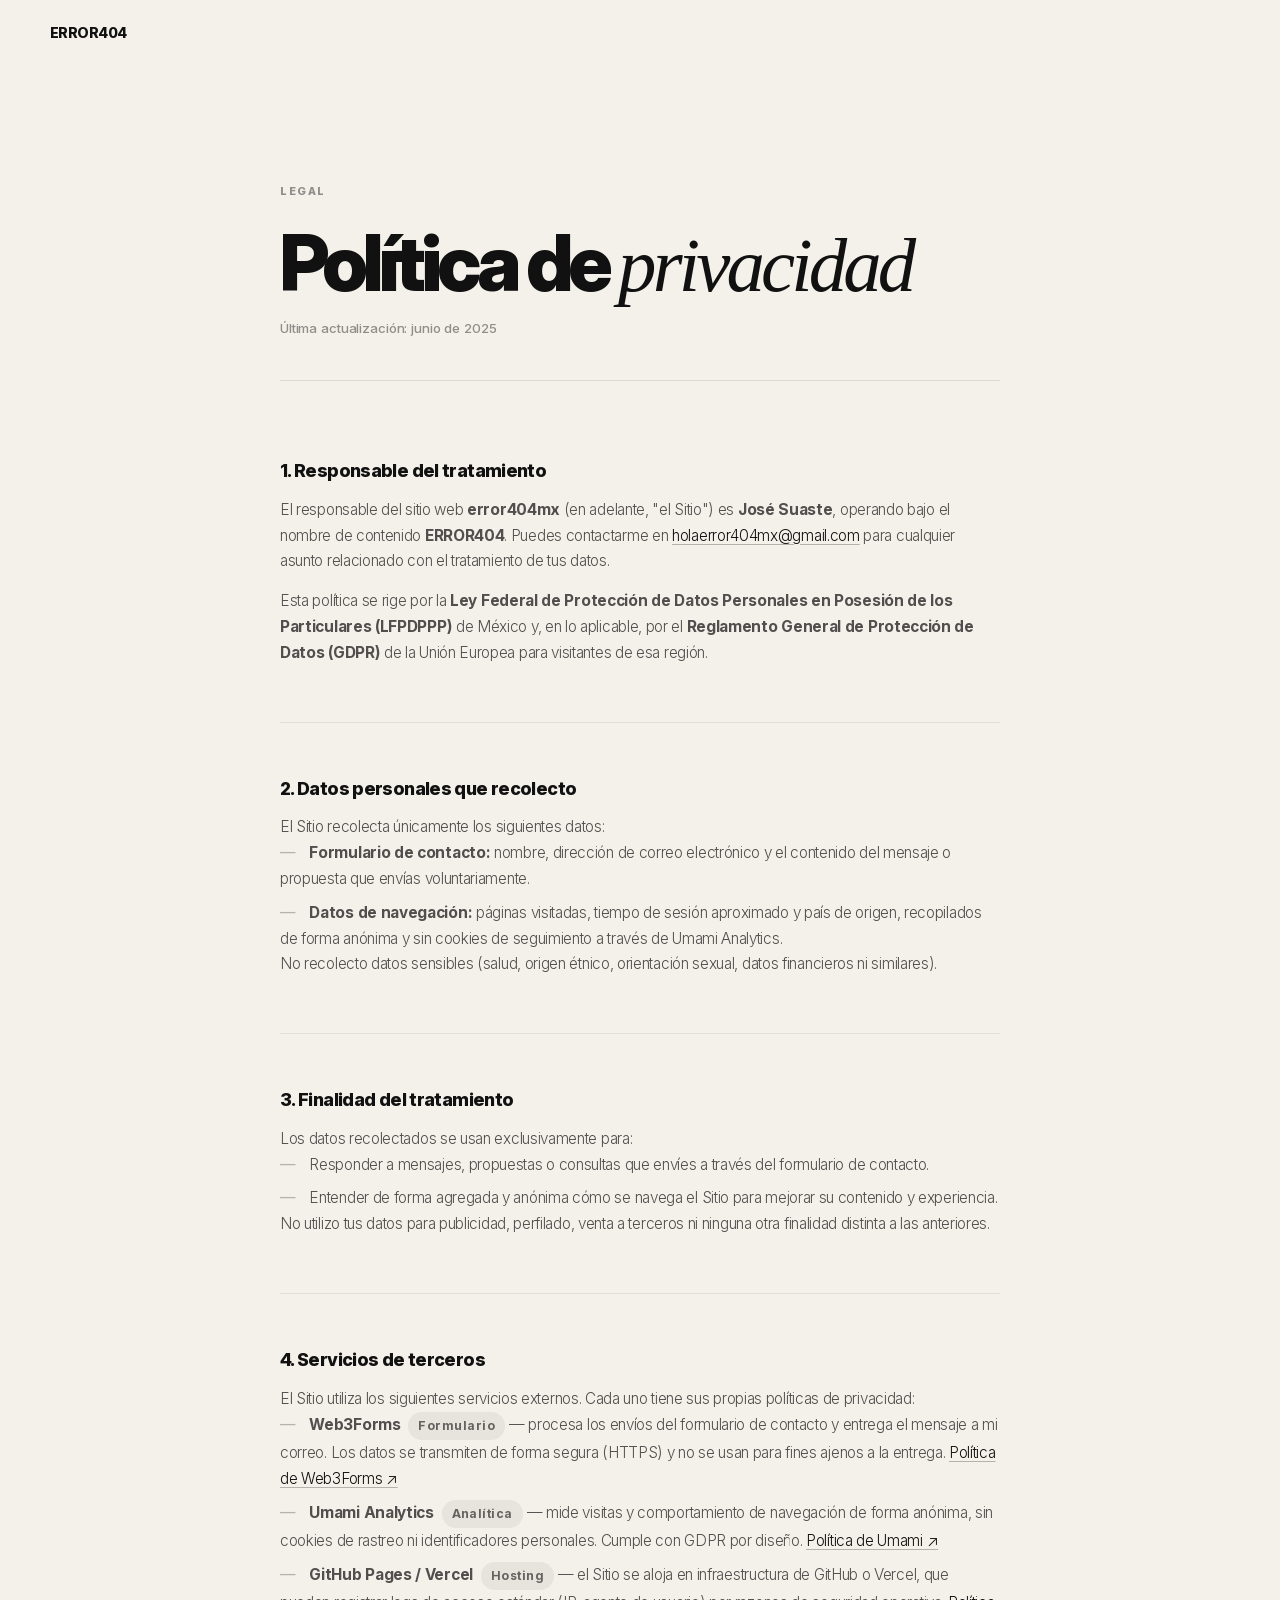
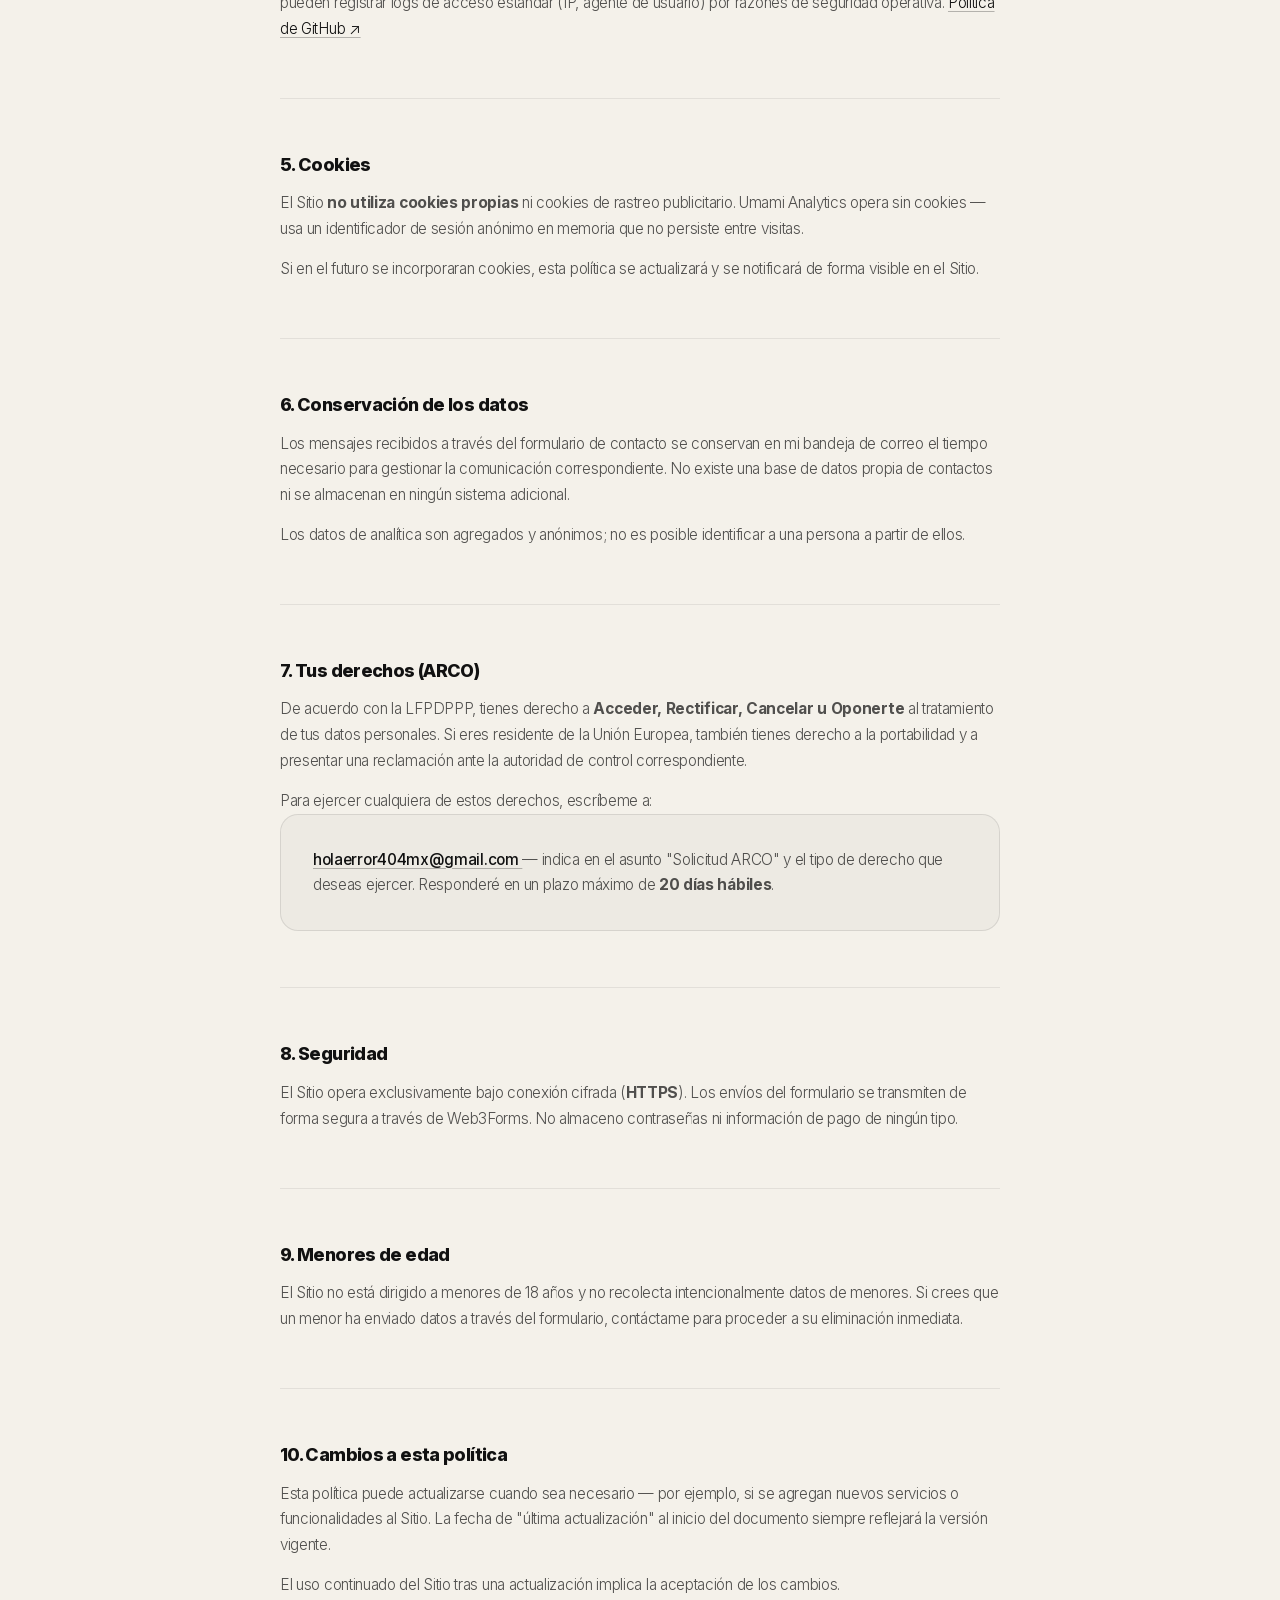
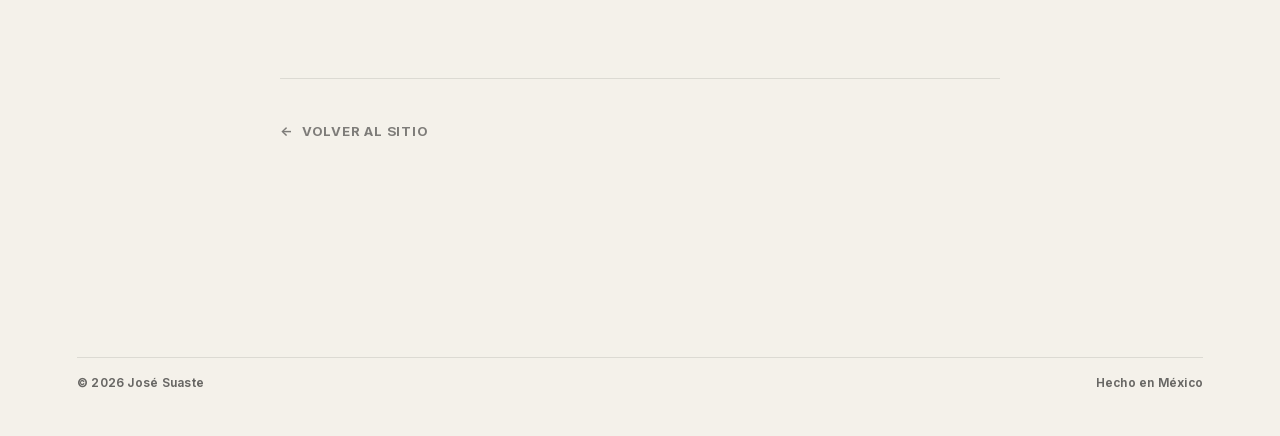
<file: privacidad.html>
<!DOCTYPE html>
<html lang="es">
<head>
    <meta charset="UTF-8">
    <meta name="viewport" content="width=device-width, initial-scale=1.0, maximum-scale=5.0, viewport-fit=cover">
    <title>Política de Privacidad — ERROR404</title>
    <meta name="description" content="Política de privacidad del sitio web ERROR404 de José Suaste.">
    <meta name="author" content="José Suaste">
    <meta name="robots" content="noindex, follow">

    <script defer src="https://cloud.umami.is/script.js" data-website-id="7d243bf9-5a94-4c25-9371-e60236ca9366"></script>

    <link rel="canonical" href="https://josesuaste.github.io/privacidad.html">

    <link rel="icon" type="image/png" href="images/favicon/favicon-96x96.png" sizes="96x96">
    <link rel="icon" type="image/svg+xml" href="images/favicon/favicon.svg">
    <link rel="shortcut icon" href="images/favicon/favicon.ico">
    <link rel="apple-touch-icon" sizes="180x180" href="images/favicon/apple-touch-icon.png">
    <meta name="apple-mobile-web-app-title" content="ERROR404">

    <link rel="preload" href="fonts/InterVariable.woff2" as="font" type="font/woff2" crossorigin>

    <link rel="stylesheet" href="css/main.css">

    <style>
        /* ════════════════════════════════════════════════════════════
           PRIVACIDAD — layout editorial de página interna
           ════════════════════════════════════════════════════════════ */

        .privacy-page {
            background: var(--cream);
            color: var(--dark);
            min-height: 100vh;
            padding: clamp(120px, 14vw, 180px) var(--pad-x) clamp(80px, 10vw, 140px);
        }

        .privacy-inner {
            width: min(100%, 720px);
            margin: 0 auto;
        }

        /* Kicker */

        .privacy-kicker {
            display: inline-block;
            font-family: var(--font-sans);
            font-size: clamp(0.68rem, 0.75vw, 0.78rem);
            font-weight: 800;
            line-height: 1;
            letter-spacing: 0.14em;
            text-transform: uppercase;
            color: rgba(17, 17, 17, 0.44);
            margin-bottom: clamp(20px, 3vw, 32px);
        }

        /* Título */

        .privacy-title {
            font-family: var(--font-sans);
            font-size: clamp(2.4rem, 6vw, 4.8rem);
            font-weight: 850;
            line-height: 0.9;
            letter-spacing: -0.065em;
            color: var(--dark);
            margin: 0 0 clamp(12px, 2vw, 20px);
        }

        .privacy-title em {
            font-family: var(--font-serif);
            font-weight: 300;
            font-style: italic;
            letter-spacing: -0.05em;
        }

        /* Fecha */

        .privacy-date {
            display: block;
            font-family: var(--font-sans);
            font-size: 0.82rem;
            font-weight: 500;
            letter-spacing: -0.01em;
            color: rgba(17, 17, 17, 0.44);
            margin-bottom: clamp(48px, 7vw, 80px);
            padding-bottom: clamp(28px, 4vw, 44px);
            border-bottom: 1px solid rgba(17, 17, 17, 0.1);
        }

        /* Cuerpo */

        .privacy-body {
            display: flex;
            flex-direction: column;
            gap: clamp(36px, 5vw, 56px);
        }

        .privacy-block h2 {
            font-family: var(--font-sans);
            font-size: clamp(1rem, 1.4vw, 1.18rem);
            font-weight: 800;
            line-height: 1.1;
            letter-spacing: -0.035em;
            color: var(--dark);
            margin: 0 0 clamp(10px, 1.5vw, 16px);
        }

        .privacy-block p,
        .privacy-block li {
            font-family: var(--font-sans);
            font-size: clamp(0.96rem, 1.1vw, 1.05rem);
            font-weight: 300;
            line-height: 1.68;
            letter-spacing: -0.02em;
            color: rgba(17, 17, 17, 0.72);
            margin: 0;
        }

        .privacy-block p + p {
            margin-top: 14px;
        }

        .privacy-block ul {
            list-style: none;
            margin: 0;
            padding: 0;
            display: flex;
            flex-direction: column;
            gap: 8px;
        }

        .privacy-block li::before {
            content: "—";
            margin-right: 10px;
            color: rgba(17, 17, 17, 0.28);
            font-weight: 400;
        }

        .privacy-block a {
            color: var(--dark);
            text-decoration: underline;
            text-decoration-color: rgba(17, 17, 17, 0.28);
            text-underline-offset: 3px;
            transition: text-decoration-color var(--t-fast) var(--ease-out);
        }

        .privacy-block a:hover {
            text-decoration-color: var(--dark);
        }

        /* Divisor */

        .privacy-divider {
            width: 100%;
            height: 1px;
            background: rgba(17, 17, 17, 0.08);
            border: none;
            margin: 0;
        }

        /* Tag de servicio */

        .service-tag {
            display: inline-flex;
            align-items: center;
            gap: 6px;
            padding: 4px 10px;
            border-radius: 999px;
            background: rgba(17, 17, 17, 0.06);
            font-size: 0.76rem;
            font-weight: 700;
            letter-spacing: 0.04em;
            color: rgba(17, 17, 17, 0.62);
            white-space: nowrap;
            vertical-align: middle;
            margin-left: 4px;
        }

        /* Bloque de contacto destacado */

        .privacy-contact-block {
            padding: clamp(22px, 3vw, 32px);
            border-radius: 18px;
            border: 1px solid rgba(17, 17, 17, 0.1);
            background: rgba(17, 17, 17, 0.028);
        }

        .privacy-contact-block p {
            margin: 0;
        }

        .privacy-contact-block a {
            font-weight: 500;
        }

        /* Back link */

        .privacy-back {
            display: inline-flex;
            align-items: center;
            gap: 8px;
            margin-top: clamp(48px, 7vw, 80px);
            padding-top: clamp(28px, 4vw, 44px);
            border-top: 1px solid rgba(17, 17, 17, 0.1);
            width: 100%;

            font-family: var(--font-sans);
            font-size: 0.82rem;
            font-weight: 700;
            letter-spacing: 0.06em;
            text-transform: uppercase;
            text-decoration: none;
            color: rgba(17, 17, 17, 0.52);

            transition:
                color var(--t-fast) var(--ease-out),
                gap var(--t-fast) var(--ease-out);
        }

        .privacy-back:hover {
            color: var(--dark);
            gap: 14px;
        }

        /* Responsive */

        @media (max-width: 680px) {
            .privacy-page {
                padding-top: 100px;
            }
        }

        @media (prefers-reduced-motion: reduce) {
            .privacy-back,
            .privacy-block a {
                transition: none;
            }
        }
    </style>
</head>

<body>

<a class="skip-link" href="#privacy-content">Saltar al contenido</a>

<div id="app">

<!-- Navbar mínimo — solo logo y botón de regreso -->
<nav class="navbar" aria-label="Navegación">
    <a class="navbar-logo" href="/" aria-label="Volver al inicio — ERROR404">
        ERROR404
    </a>
</nav>

<main id="privacy-content" class="privacy-page">
    <div class="privacy-inner">

        <span class="privacy-kicker">Legal</span>

        <h1 class="privacy-title">
            Política de <em>privacidad</em>
        </h1>

        <span class="privacy-date">
            Última actualización: junio de 2025
        </span>

        <div class="privacy-body">

            <!-- 1. Responsable -->
            <div class="privacy-block">
                <h2>1. Responsable del tratamiento</h2>
                <p>
                    El responsable del sitio web <strong>error404mx</strong>
                    (en adelante, "el Sitio") es <strong>José Suaste</strong>,
                    operando bajo el nombre de contenido <strong>ERROR404</strong>.
                    Puedes contactarme en
                    <a href="mailto:holaerror404mx@gmail.com">holaerror404mx@gmail.com</a>
                    para cualquier asunto relacionado con el tratamiento de tus datos.
                </p>
                <p>
                    Esta política se rige por la
                    <strong>Ley Federal de Protección de Datos Personales
                    en Posesión de los Particulares (LFPDPPP)</strong> de México
                    y, en lo aplicable, por el
                    <strong>Reglamento General de Protección de Datos (GDPR)</strong>
                    de la Unión Europea para visitantes de esa región.
                </p>
            </div>

            <hr class="privacy-divider">

            <!-- 2. Datos que recolecto -->
            <div class="privacy-block">
                <h2>2. Datos personales que recolecto</h2>
                <p>El Sitio recolecta únicamente los siguientes datos:</p>
                <ul>
                    <li>
                        <strong>Formulario de contacto:</strong> nombre, dirección
                        de correo electrónico y el contenido del mensaje o propuesta
                        que envías voluntariamente.
                    </li>
                    <li>
                        <strong>Datos de navegación:</strong> páginas visitadas,
                        tiempo de sesión aproximado y país de origen, recopilados
                        de forma anónima y sin cookies de seguimiento a través de
                        Umami Analytics.
                    </li>
                </ul>
                <p>
                    No recolecto datos sensibles (salud, origen étnico, orientación
                    sexual, datos financieros ni similares).
                </p>
            </div>

            <hr class="privacy-divider">

            <!-- 3. Finalidad -->
            <div class="privacy-block">
                <h2>3. Finalidad del tratamiento</h2>
                <p>Los datos recolectados se usan exclusivamente para:</p>
                <ul>
                    <li>
                        Responder a mensajes, propuestas o consultas que envíes
                        a través del formulario de contacto.
                    </li>
                    <li>
                        Entender de forma agregada y anónima cómo se navega el
                        Sitio para mejorar su contenido y experiencia.
                    </li>
                </ul>
                <p>
                    No utilizo tus datos para publicidad, perfilado, venta a
                    terceros ni ninguna otra finalidad distinta a las anteriores.
                </p>
            </div>

            <hr class="privacy-divider">

            <!-- 4. Terceros -->
            <div class="privacy-block">
                <h2>4. Servicios de terceros</h2>
                <p>
                    El Sitio utiliza los siguientes servicios externos. Cada uno
                    tiene sus propias políticas de privacidad:
                </p>

                <ul>
                    <li>
                        <strong>Web3Forms</strong>
                        <span class="service-tag">Formulario</span>
                        — procesa los envíos del formulario de contacto y entrega
                        el mensaje a mi correo. Los datos se transmiten de forma
                        segura (HTTPS) y no se usan para fines ajenos a la entrega.
                        <a
                            href="https://web3forms.com/privacy"
                            target="_blank"
                            rel="noopener noreferrer"
                        >Política de Web3Forms ↗</a>
                    </li>
                    <li>
                        <strong>Umami Analytics</strong>
                        <span class="service-tag">Analítica</span>
                        — mide visitas y comportamiento de navegación de forma
                        anónima, sin cookies de rastreo ni identificadores
                        personales. Cumple con GDPR por diseño.
                        <a
                            href="https://umami.is/privacy"
                            target="_blank"
                            rel="noopener noreferrer"
                        >Política de Umami ↗</a>
                    </li>
                    <li>
                        <strong>GitHub Pages / Vercel</strong>
                        <span class="service-tag">Hosting</span>
                        — el Sitio se aloja en infraestructura de GitHub o Vercel,
                        que pueden registrar logs de acceso estándar (IP, agente
                        de usuario) por razones de seguridad operativa.
                        <a
                            href="https://docs.github.com/en/site-policy/privacy-policies/github-general-privacy-statement"
                            target="_blank"
                            rel="noopener noreferrer"
                        >Política de GitHub ↗</a>
                    </li>
                </ul>
            </div>

            <hr class="privacy-divider">

            <!-- 5. Cookies -->
            <div class="privacy-block">
                <h2>5. Cookies</h2>
                <p>
                    El Sitio <strong>no utiliza cookies propias</strong> ni
                    cookies de rastreo publicitario. Umami Analytics opera sin
                    cookies — usa un identificador de sesión anónimo en memoria
                    que no persiste entre visitas.
                </p>
                <p>
                    Si en el futuro se incorporaran cookies, esta política se
                    actualizará y se notificará de forma visible en el Sitio.
                </p>
            </div>

            <hr class="privacy-divider">

            <!-- 6. Conservación -->
            <div class="privacy-block">
                <h2>6. Conservación de los datos</h2>
                <p>
                    Los mensajes recibidos a través del formulario de contacto
                    se conservan en mi bandeja de correo el tiempo necesario para
                    gestionar la comunicación correspondiente. No existe una base
                    de datos propia de contactos ni se almacenan en ningún sistema
                    adicional.
                </p>
                <p>
                    Los datos de analítica son agregados y anónimos; no es
                    posible identificar a una persona a partir de ellos.
                </p>
            </div>

            <hr class="privacy-divider">

            <!-- 7. Derechos -->
            <div class="privacy-block">
                <h2>7. Tus derechos (ARCO)</h2>
                <p>
                    De acuerdo con la LFPDPPP, tienes derecho a
                    <strong>Acceder, Rectificar, Cancelar u Oponerte</strong>
                    al tratamiento de tus datos personales. Si eres residente
                    de la Unión Europea, también tienes derecho a la portabilidad
                    y a presentar una reclamación ante la autoridad de control
                    correspondiente.
                </p>
                <p>
                    Para ejercer cualquiera de estos derechos, escríbeme a:
                </p>
                <div class="privacy-contact-block">
                    <p>
                        <a href="mailto:holaerror404mx@gmail.com">
                            holaerror404mx@gmail.com
                        </a>
                        — indica en el asunto "Solicitud ARCO" y el tipo de
                        derecho que deseas ejercer. Responderé en un plazo
                        máximo de <strong>20 días hábiles</strong>.
                    </p>
                </div>
            </div>

            <hr class="privacy-divider">

            <!-- 8. Seguridad -->
            <div class="privacy-block">
                <h2>8. Seguridad</h2>
                <p>
                    El Sitio opera exclusivamente bajo conexión cifrada
                    (<strong>HTTPS</strong>). Los envíos del formulario se
                    transmiten de forma segura a través de Web3Forms. No
                    almaceno contraseñas ni información de pago de ningún tipo.
                </p>
            </div>

            <hr class="privacy-divider">

            <!-- 9. Menores -->
            <div class="privacy-block">
                <h2>9. Menores de edad</h2>
                <p>
                    El Sitio no está dirigido a menores de 18 años y no recolecta
                    intencionalmente datos de menores. Si crees que un menor ha
                    enviado datos a través del formulario, contáctame para
                    proceder a su eliminación inmediata.
                </p>
            </div>

            <hr class="privacy-divider">

            <!-- 10. Cambios -->
            <div class="privacy-block">
                <h2>10. Cambios a esta política</h2>
                <p>
                    Esta política puede actualizarse cuando sea necesario —
                    por ejemplo, si se agregan nuevos servicios o funcionalidades
                    al Sitio. La fecha de "última actualización" al inicio del
                    documento siempre reflejará la versión vigente.
                </p>
                <p>
                    El uso continuado del Sitio tras una actualización implica
                    la aceptación de los cambios.
                </p>
            </div>

        </div><!-- /.privacy-body -->

        <a class="privacy-back" href="/">
            <span aria-hidden="true">←</span>
            Volver al sitio
        </a>

    </div><!-- /.privacy-inner -->
</main>

<!-- Footer mínimo -->
<footer class="site-footer" role="contentinfo">
    <div class="footer-bar" style="border-top: 1px solid rgba(17,17,17,0.1); padding-top: 20px; width: min(100%, 1180px); margin: 0 auto;">
        <span>© <span id="current-year">2025</span> José Suaste</span>
        <span>Hecho en México</span>
    </div>
</footer>

</div><!-- /#app -->

<script>
    document.getElementById('current-year').textContent = new Date().getFullYear();
</script>

</body>
</html>
</file>
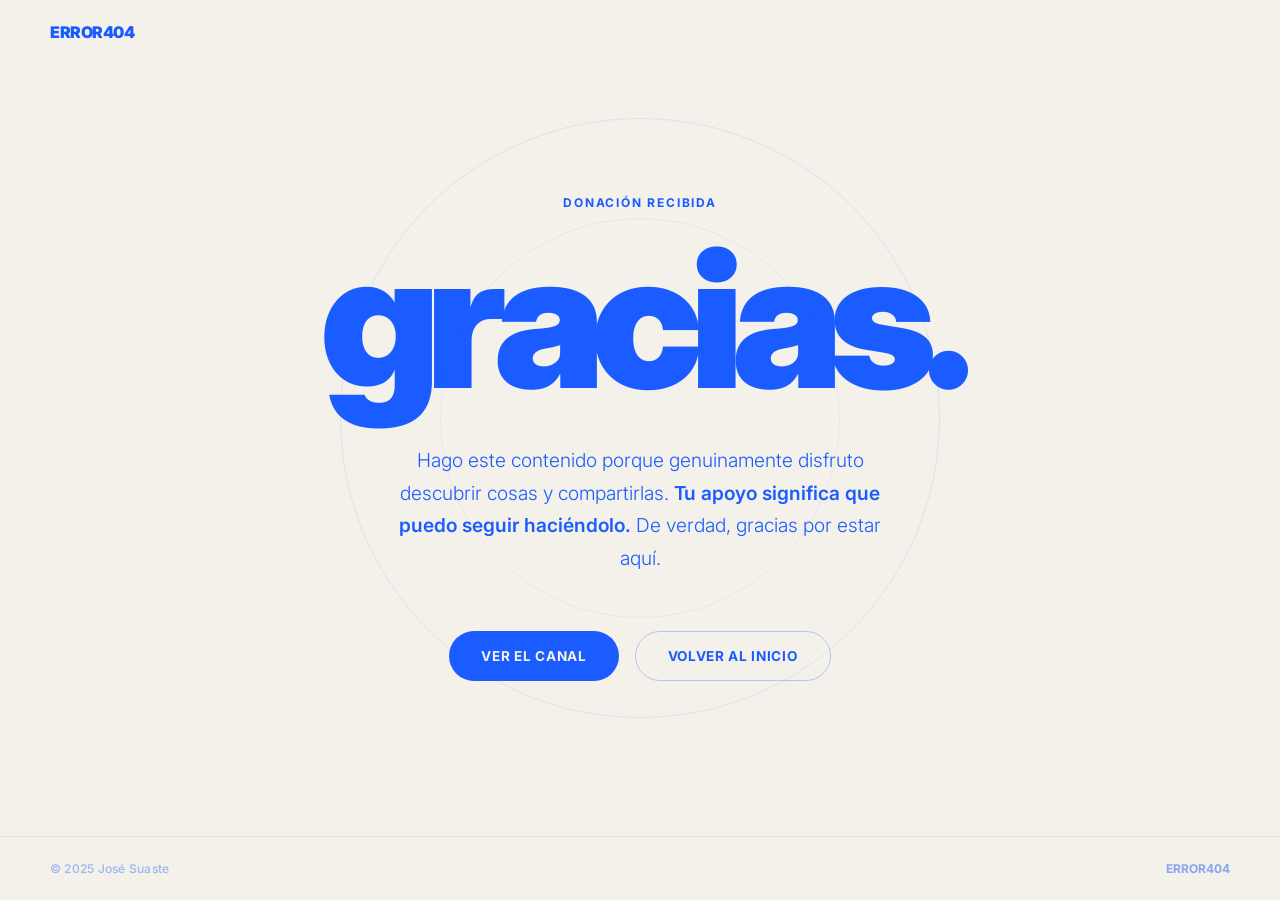
<file: gracias/gracias.html>
<!DOCTYPE html>
<html lang="es">
<head>
    <meta charset="UTF-8">
    <meta name="viewport" content="width=device-width, initial-scale=1.0, viewport-fit=cover">
    <title>Gracias — ERROR404</title>
    <meta name="robots" content="noindex, nofollow">
    <link rel="icon" type="image/svg+xml" href="images/favicon/hojas.svg">
    <link rel="apple-touch-icon" href="images/favicon/favicon.png">
    <link rel="preconnect" href="https://fonts.googleapis.com">
    <link rel="preconnect" href="https://fonts.gstatic.com" crossorigin>
    <link rel="stylesheet" href="https://fonts.googleapis.com/css2?family=Inter:wght@300;500;600;700;900&display=swap">
    <style>
        :root {
            --bg-cream: #f4f1ea;
            --blue: #1a5cff;
            --blue-muted: rgba(26, 92, 255, 0.12);
        }

        *, *::before, *::after { box-sizing: border-box; margin: 0; padding: 0; }

        html, body {
            height: 100%;
            overflow-x: hidden;
            max-width: 100%;
        }

        body {
            font-family: 'Inter', sans-serif;
            background-color: var(--bg-cream);
            color: var(--blue);
            min-height: 100svh;
            display: flex;
            flex-direction: column;
        }

        /* ── Navbar ── */
        .navbar {
            position: fixed;
            top: 0;
            left: 0;
            width: 100%;
            height: 64px;
            display: flex;
            align-items: center;
            padding: 0 50px;
            z-index: 100;
            background-color: transparent;
            transition: background-color 0.3s ease, backdrop-filter 0.3s ease;
        }

        .navbar.scrolled {
            background-color: rgba(244, 241, 234, 0.85);
            backdrop-filter: blur(12px);
            -webkit-backdrop-filter: blur(12px);
        }

        .logo {
            font-weight: 900;
            font-size: 1rem;
            letter-spacing: -0.03em;
            color: var(--blue);
            text-decoration: none;
        }

        /* ── Main ── */
        main {
            flex: 1;
            display: flex;
            flex-direction: column;
            align-items: center;
            justify-content: center;
            padding: 120px 5% 80px;
            text-align: center;
            position: relative;
            overflow: hidden;
        }

        /* Círculo decorativo de fondo */
        main::before {
            content: '';
            position: absolute;
            width: min(600px, 90vw);
            height: min(600px, 90vw);
            border-radius: 50%;
            border: 1.5px solid rgba(26, 92, 255, 0.1);
            top: 50%;
            left: 50%;
            transform: translate(-50%, -50%);
            pointer-events: none;
        }

        main::after {
            content: '';
            position: absolute;
            width: min(400px, 60vw);
            height: min(400px, 60vw);
            border-radius: 50%;
            border: 1.5px solid rgba(26, 92, 255, 0.07);
            top: 50%;
            left: 50%;
            transform: translate(-50%, -50%);
            pointer-events: none;
        }

        /* ── Contenido ── */
        .thanks-label {
            font-size: 0.75rem;
            font-weight: 700;
            letter-spacing: 0.15em;
            text-transform: uppercase;
            color: var(--blue);
            opacity: 0.5;
            margin-bottom: 32px;
        }

        .thanks-title {
            font-size: clamp(5rem, 15vw, 14rem);
            font-weight: 900;
            line-height: 0.8;
            letter-spacing: -0.07em;
            text-transform: lowercase;
            color: var(--blue);
            margin-bottom: 48px;
        }

        .thanks-message {
            max-width: 520px;
            font-size: clamp(1rem, 2vw, 1.2rem);
            font-weight: 300;
            line-height: 1.7;
            color: var(--blue);
            opacity: 0.75;
            margin-bottom: 56px;
        }

        .thanks-message strong {
            font-weight: 600;
            opacity: 1;
            color: var(--blue);
        }

        /* ── Botones ── */
        .actions {
            display: flex;
            gap: 16px;
            flex-wrap: wrap;
            justify-content: center;
        }

        .btn-primary {
            display: inline-flex;
            align-items: center;
            gap: 8px;
            background-color: var(--blue);
            color: var(--bg-cream);
            font-family: 'Inter', sans-serif;
            font-size: 0.85rem;
            font-weight: 700;
            letter-spacing: 0.05em;
            text-transform: uppercase;
            text-decoration: none;
            padding: 16px 32px;
            border-radius: 100px;
            transition: transform 0.2s ease, opacity 0.2s ease;
        }

        .btn-primary:hover {
            transform: scale(1.03);
            opacity: 0.9;
        }

        .btn-secondary {
            display: inline-flex;
            align-items: center;
            gap: 8px;
            background-color: transparent;
            color: var(--blue);
            font-family: 'Inter', sans-serif;
            font-size: 0.85rem;
            font-weight: 700;
            letter-spacing: 0.05em;
            text-transform: uppercase;
            text-decoration: none;
            padding: 16px 32px;
            border-radius: 100px;
            border: 1.5px solid rgba(26, 92, 255, 0.3);
            transition: transform 0.2s ease, border-color 0.2s ease;
        }

        .btn-secondary:hover {
            transform: scale(1.03);
            border-color: var(--blue);
        }

        /* ── Footer ── */
        footer {
            padding: 24px 50px;
            display: flex;
            justify-content: space-between;
            align-items: center;
            border-top: 1px solid rgba(26, 92, 255, 0.1);
        }

        footer p {
            font-size: 0.75rem;
            font-weight: 500;
            opacity: 0.4;
            letter-spacing: 0.02em;
        }

        footer a {
            font-size: 0.75rem;
            font-weight: 700;
            color: var(--blue);
            text-decoration: none;
            opacity: 0.5;
            transition: opacity 0.2s ease;
        }

        footer a:hover { opacity: 1; }

        /* ── Animaciones de entrada ── */
        .fade-up {
            opacity: 0;
            transform: translateY(30px);
            animation: fadeUp 0.8s ease forwards;
        }

        .fade-up:nth-child(1) { animation-delay: 0.1s; }
        .fade-up:nth-child(2) { animation-delay: 0.25s; }
        .fade-up:nth-child(3) { animation-delay: 0.45s; }
        .fade-up:nth-child(4) { animation-delay: 0.6s; }

        @keyframes fadeUp {
            to { opacity: 1; transform: translateY(0); }
        }

        /* ── Responsive ── */
        @media (max-width: 768px) {
            .navbar { padding: 0 24px; }
            main { padding: 100px 5% 60px; }
            footer { padding: 20px 24px; flex-direction: column; gap: 8px; text-align: center; }
        }

        @media (prefers-reduced-motion: reduce) {
            .fade-up {
                opacity: 1;
                transform: none;
                animation: none;
            }
        }
    </style>
</head>
<body>

    <nav class="navbar" id="navbar">
        <a href="index.html" class="logo">ERROR404</a>
    </nav>

    <main>
        <p class="thanks-label fade-up">Donación recibida</p>

        <h1 class="thanks-title fade-up">gracias.</h1>

        <p class="thanks-message fade-up">
            Hago este contenido porque genuinamente disfruto descubrir cosas y compartirlas.
            <strong>Tu apoyo significa que puedo seguir haciéndolo.</strong>
            De verdad, gracias por estar aquí.
        </p>

        <div class="actions fade-up">
            <a href="https://www.youtube.com/@josesuaste-tech?sub_confirmation=1"
               target="_blank" rel="noopener noreferrer"
               class="btn-primary">
                Ver el canal
            </a>
            <a href="index.html" class="btn-secondary">
                Volver al inicio
            </a>
        </div>
    </main>

    <footer>
        <p>© 2025 José Suaste</p>
        <a href="index.html">ERROR404</a>
    </footer>

    <script>
        // Navbar glassmorphism al hacer scroll
        const navbar = document.getElementById('navbar');
        window.addEventListener('scroll', () => {
            navbar.classList.toggle('scrolled', window.scrollY > 20);
        }, { passive: true });
    </script>

</body>
</html>
</file>
<file: css/main.css>
/* ERROR404 — CSS principal
   Importa los módulos por componente.

   En index.html cambia:
   <link rel="stylesheet" href="css/style.css">
   por:
   <link rel="stylesheet" href="css/main.css">
*/

@import url("./base.css");
@import url("./navbar.css");
@import url("./hero.css");
@import url("./about.css");
@import url("./setup.css");
@import url("./stats.css");
@import url("./videos.css");
@import url("./form.css");
@import url("./footer.css");
</file>
